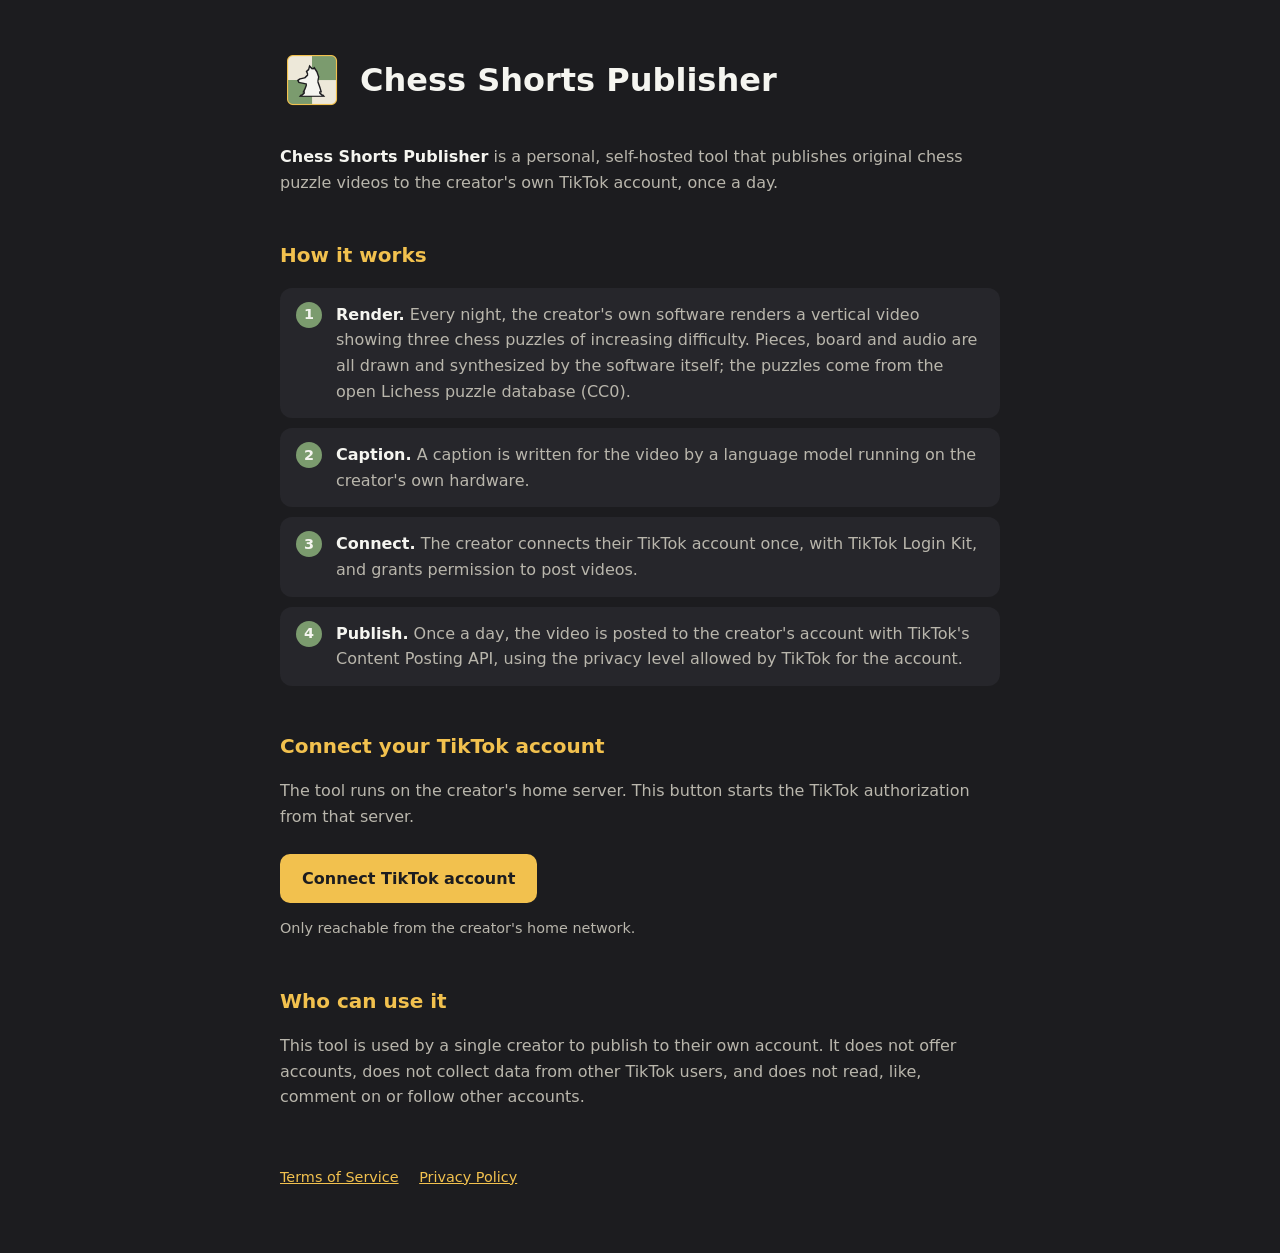
<file: index.html>
<!doctype html>
<html lang="en">
<head>
  <meta charset="utf-8">
  <meta name="viewport" content="width=device-width, initial-scale=1">
  <title>Chess Shorts Publisher</title>
  <link rel="icon" href="icon.png">
  <link rel="stylesheet" href="style.css">
</head>
<body>
<main>
  <header>
    <img src="icon.png" alt="Chess Shorts icon">
    <h1>Chess Shorts Publisher</h1>
  </header>

  <p><strong>Chess Shorts Publisher</strong> is a personal, self-hosted tool that
  publishes original chess puzzle videos to the creator's own TikTok account,
  once a day.</p>

  <h2>How it works</h2>
  <ol class="steps">
    <li><strong>Render.</strong> Every night, the creator's own software renders a
    vertical video showing three chess puzzles of increasing difficulty. Pieces,
    board and audio are all drawn and synthesized by the software itself; the
    puzzles come from the open Lichess puzzle database (CC0).</li>
    <li><strong>Caption.</strong> A caption is written for the video by a language
    model running on the creator's own hardware.</li>
    <li><strong>Connect.</strong> The creator connects their TikTok account once,
    with TikTok Login Kit, and grants permission to post videos.</li>
    <li><strong>Publish.</strong> Once a day, the video is posted to the creator's
    account with TikTok's Content Posting API, using the privacy level allowed by
    TikTok for the account.</li>
  </ol>

  <h2>Connect your TikTok account</h2>
  <p>The tool runs on the creator's home server. This button starts the TikTok
  authorization from that server.</p>
  <a class="button" href="http://192.168.1.14:5678/webhook/tiktok-connect">Connect TikTok account</a>
  <p class="note">Only reachable from the creator's home network.</p>

  <h2>Who can use it</h2>
  <p>This tool is used by a single creator to publish to their own account. It
  does not offer accounts, does not collect data from other TikTok users, and
  does not read, like, comment on or follow other accounts.</p>

  <footer>
    <a href="terms.html">Terms of Service</a>
    <a href="privacy.html">Privacy Policy</a>
  </footer>
</main>
</body>
</html>
</file>
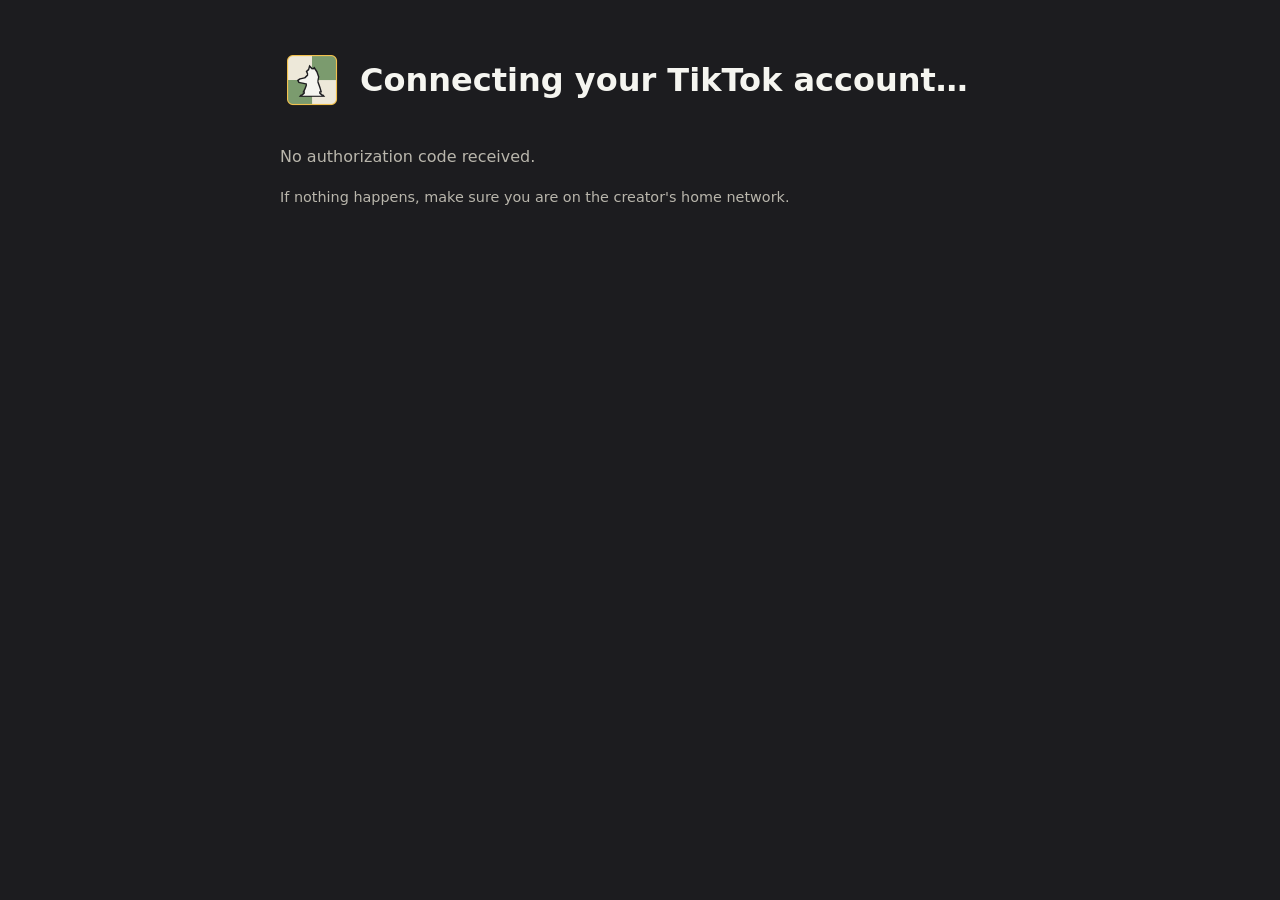
<file: callback.html>
<!doctype html>
<html lang="en">
<head>
  <meta charset="utf-8">
  <meta name="viewport" content="width=device-width, initial-scale=1">
  <title>Connecting… — Chess Shorts Publisher</title>
  <link rel="icon" href="icon.png">
  <link rel="stylesheet" href="style.css">
</head>
<body>
<main>
  <header>
    <img src="icon.png" alt="Chess Shorts icon">
    <h1>Connecting your TikTok account…</h1>
  </header>
  <p id="message">Handing the authorization over to the creator's home server.</p>
  <p class="note">If nothing happens, make sure you are on the creator's home network.</p>
</main>
<script>
  // TikTok redirige ici (seule adresse HTTPS publique enregistrée), avec
  // ?code=…&state=… ou ?error=…. On passe ces paramètres tels quels au serveur
  // de la maison, qui échange le code contre un jeton : le secret de l'app n'est
  // jamais dans cette page. Le code seul est à usage unique et inutilisable sans
  // ce secret.
  const params = new URLSearchParams(location.search);
  if (params.has("error")) {
    document.querySelector("h1").textContent = "Authorization was not granted";
    document.getElementById("message").textContent =
      params.get("error_description") || params.get("error");
  } else if (params.has("code") && params.has("state")) {
    location.replace("http://192.168.1.14:5678/webhook/tiktok-callback" + location.search);
  } else {
    document.getElementById("message").textContent = "No authorization code received.";
  }
</script>
</body>
</html>
</file>
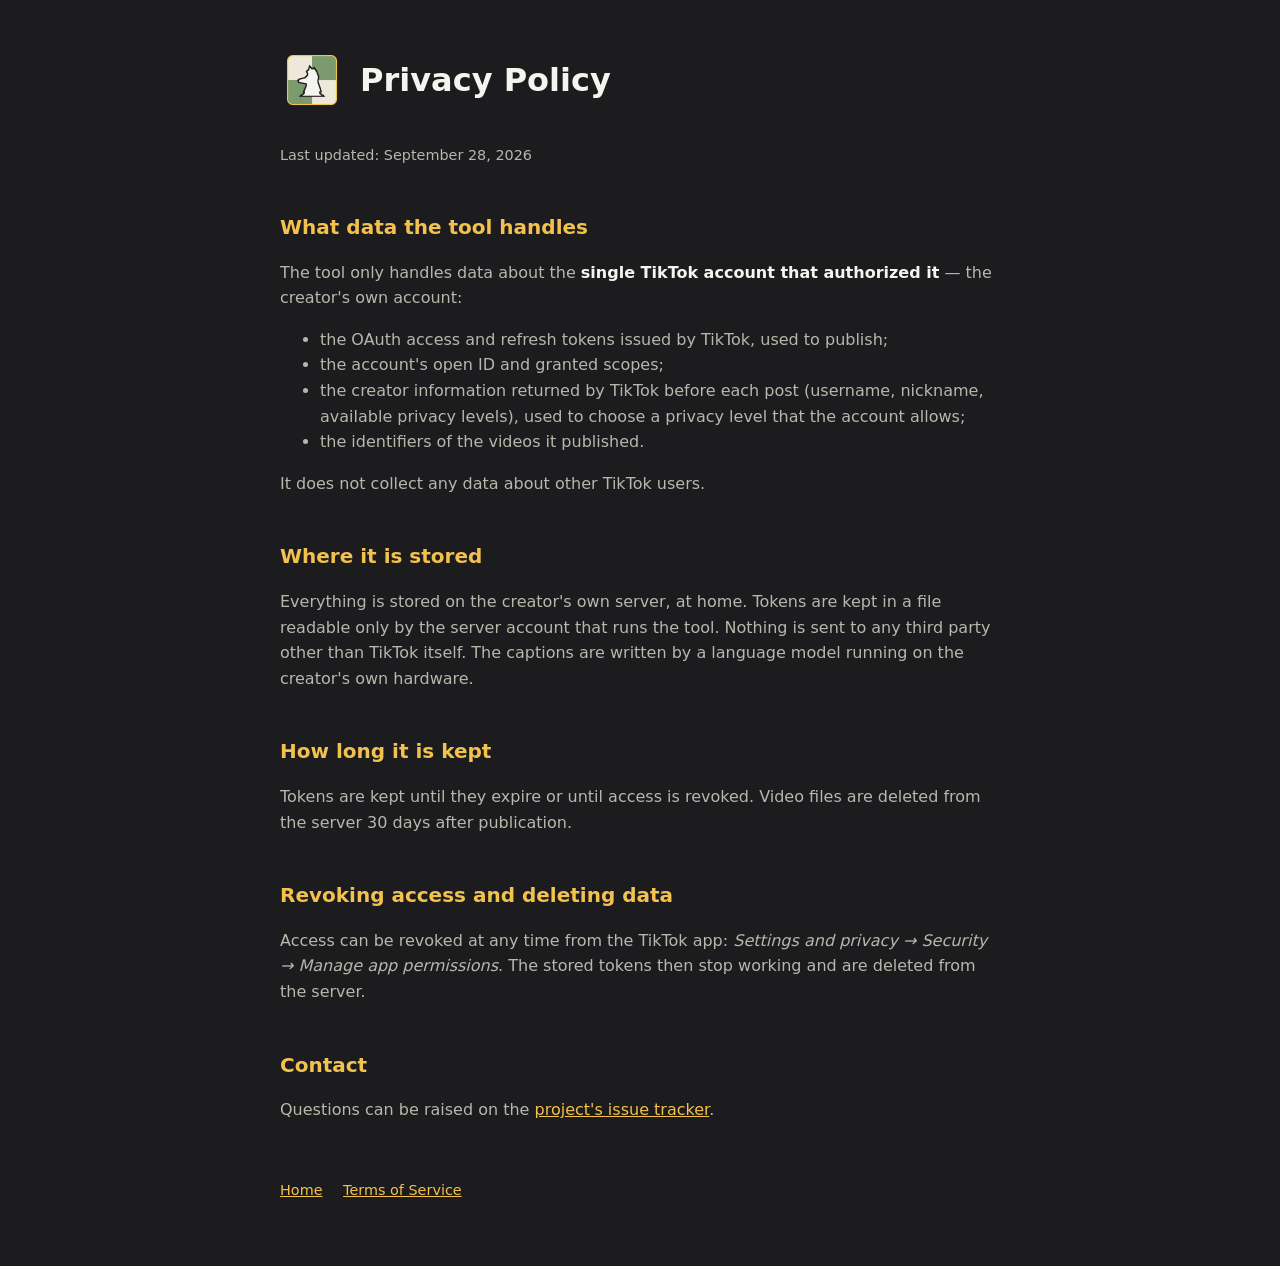
<file: privacy.html>
<!doctype html>
<html lang="en">
<head>
  <meta charset="utf-8">
  <meta name="viewport" content="width=device-width, initial-scale=1">
  <title>Privacy Policy — Chess Shorts Publisher</title>
  <link rel="icon" href="icon.png">
  <link rel="stylesheet" href="style.css">
</head>
<body>
<main>
  <header>
    <img src="icon.png" alt="Chess Shorts icon">
    <h1>Privacy Policy</h1>
  </header>
  <p class="note">Last updated: September 28, 2026</p>

  <h2>What data the tool handles</h2>
  <p>The tool only handles data about the <strong>single TikTok account that
  authorized it</strong> — the creator's own account:</p>
  <ul>
    <li>the OAuth access and refresh tokens issued by TikTok, used to publish;</li>
    <li>the account's open ID and granted scopes;</li>
    <li>the creator information returned by TikTok before each post (username,
    nickname, available privacy levels), used to choose a privacy level that the
    account allows;</li>
    <li>the identifiers of the videos it published.</li>
  </ul>
  <p>It does not collect any data about other TikTok users.</p>

  <h2>Where it is stored</h2>
  <p>Everything is stored on the creator's own server, at home. Tokens are kept in
  a file readable only by the server account that runs the tool. Nothing is sent
  to any third party other than TikTok itself. The captions are written by a
  language model running on the creator's own hardware.</p>

  <h2>How long it is kept</h2>
  <p>Tokens are kept until they expire or until access is revoked. Video files are
  deleted from the server 30 days after publication.</p>

  <h2>Revoking access and deleting data</h2>
  <p>Access can be revoked at any time from the TikTok app: <em>Settings and
  privacy → Security → Manage app permissions</em>. The stored tokens then stop
  working and are deleted from the server.</p>

  <h2>Contact</h2>
  <p>Questions can be raised on the
  <a href="https://github.com/Tinshea/chess-shorts-site/issues">project's issue tracker</a>.</p>

  <footer>
    <a href="index.html">Home</a>
    <a href="terms.html">Terms of Service</a>
  </footer>
</main>
</body>
</html>
</file>
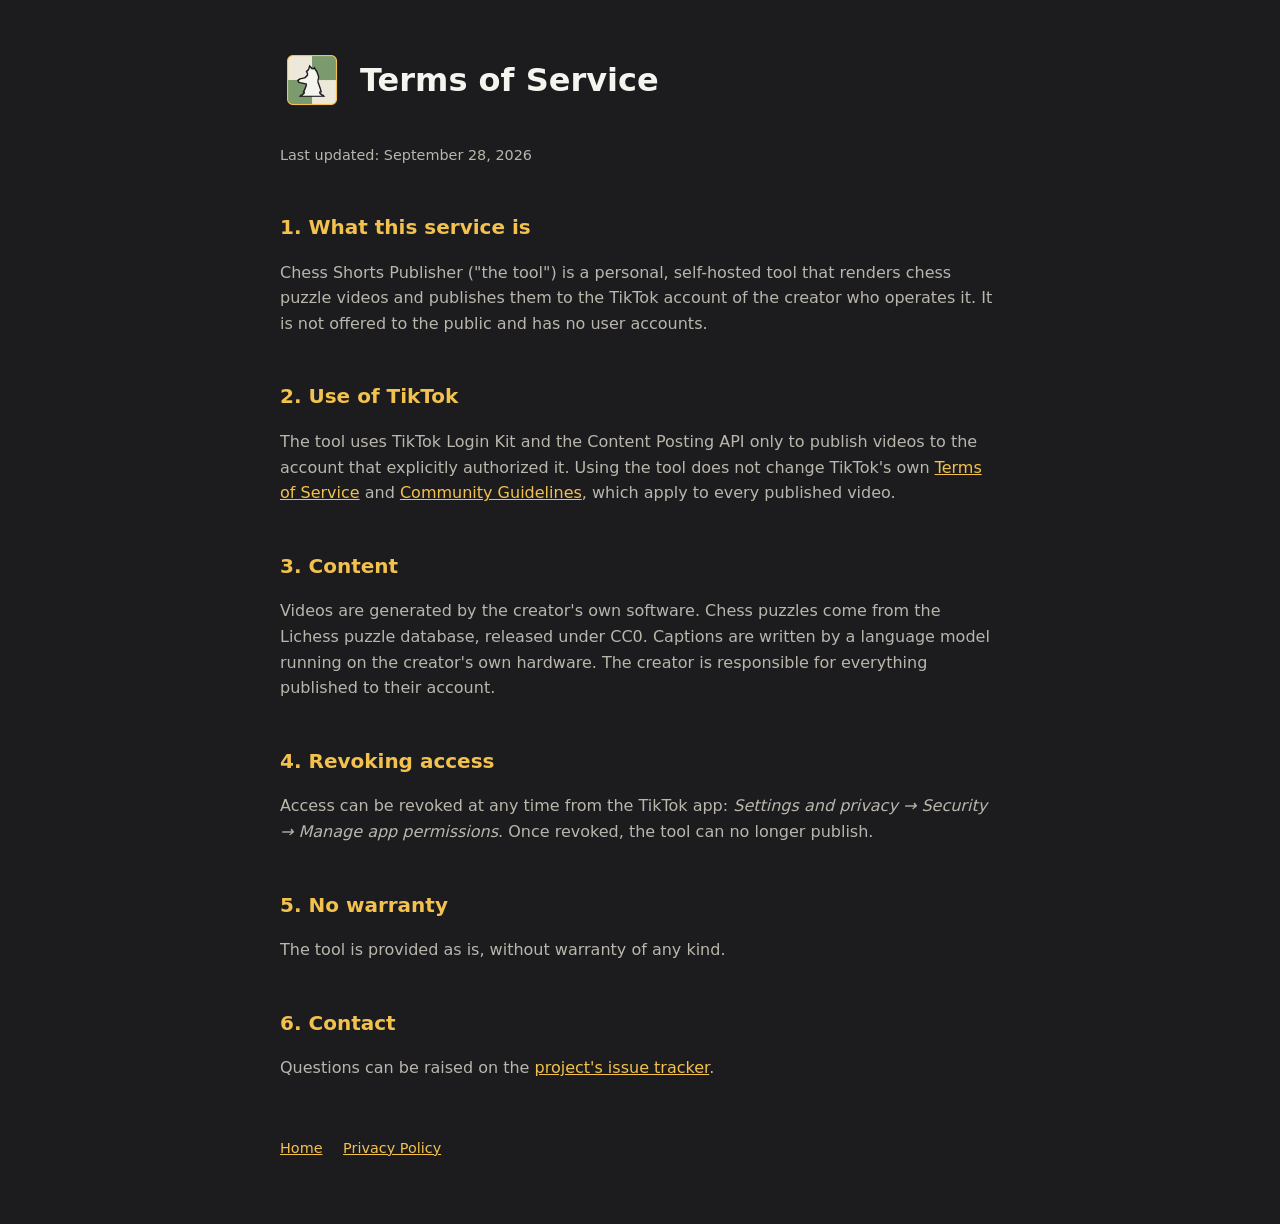
<file: terms.html>
<!doctype html>
<html lang="en">
<head>
  <meta charset="utf-8">
  <meta name="viewport" content="width=device-width, initial-scale=1">
  <title>Terms of Service — Chess Shorts Publisher</title>
  <link rel="icon" href="icon.png">
  <link rel="stylesheet" href="style.css">
</head>
<body>
<main>
  <header>
    <img src="icon.png" alt="Chess Shorts icon">
    <h1>Terms of Service</h1>
  </header>
  <p class="note">Last updated: September 28, 2026</p>

  <h2>1. What this service is</h2>
  <p>Chess Shorts Publisher ("the tool") is a personal, self-hosted tool that
  renders chess puzzle videos and publishes them to the TikTok account of the
  creator who operates it. It is not offered to the public and has no user
  accounts.</p>

  <h2>2. Use of TikTok</h2>
  <p>The tool uses TikTok Login Kit and the Content Posting API only to publish
  videos to the account that explicitly authorized it. Using the tool does not
  change TikTok's own <a href="https://www.tiktok.com/legal/terms-of-service">Terms
  of Service</a> and <a href="https://www.tiktok.com/community-guidelines">Community
  Guidelines</a>, which apply to every published video.</p>

  <h2>3. Content</h2>
  <p>Videos are generated by the creator's own software. Chess puzzles come from
  the Lichess puzzle database, released under CC0. Captions are written by a
  language model running on the creator's own hardware. The creator is
  responsible for everything published to their account.</p>

  <h2>4. Revoking access</h2>
  <p>Access can be revoked at any time from the TikTok app: <em>Settings and
  privacy → Security → Manage app permissions</em>. Once revoked, the tool can no
  longer publish.</p>

  <h2>5. No warranty</h2>
  <p>The tool is provided as is, without warranty of any kind.</p>

  <h2>6. Contact</h2>
  <p>Questions can be raised on the
  <a href="https://github.com/Tinshea/chess-shorts-site/issues">project's issue tracker</a>.</p>

  <footer>
    <a href="index.html">Home</a>
    <a href="privacy.html">Privacy Policy</a>
  </footer>
</main>
</body>
</html>
</file>
<file: style.css>
:root {
  --bg: #1C1C1F;
  --panel: #26262B;
  --text: #F5F5F0;
  --muted: #B9B6AC;
  --accent: #F2C14E;
  --board: #7B9B6E;
  color-scheme: dark;
}
* { box-sizing: border-box; }
body {
  margin: 0;
  background: var(--bg);
  color: var(--text);
  font: 16px/1.6 system-ui, -apple-system, "Segoe UI", Roboto, sans-serif;
}
main { max-width: 760px; margin: 0 auto; padding: 48px 20px 64px; }
header { display: flex; align-items: center; gap: 16px; margin-bottom: 32px; }
header img { width: 64px; height: 64px; border-radius: 14px; }
h1 { font-size: 2rem; margin: 0; line-height: 1.2; }
h2 { font-size: 1.25rem; margin-top: 2.2em; color: var(--accent); }
p, li { color: var(--muted); }
strong { color: var(--text); }
a { color: var(--accent); }
.steps { counter-reset: step; list-style: none; padding: 0; }
.steps li {
  counter-increment: step;
  background: var(--panel);
  border-radius: 12px;
  padding: 14px 16px 14px 56px;
  margin: 10px 0;
  position: relative;
}
.steps li::before {
  content: counter(step);
  position: absolute; left: 16px; top: 14px;
  width: 26px; height: 26px; border-radius: 50%;
  background: var(--board); color: var(--text);
  display: grid; place-items: center; font-weight: 700; font-size: .9rem;
}
.button {
  display: inline-block;
  background: var(--accent);
  color: var(--bg);
  font-weight: 700;
  text-decoration: none;
  padding: 12px 22px;
  border-radius: 10px;
  margin-top: 8px;
}
.note { font-size: .9rem; }
footer { margin-top: 56px; font-size: .9rem; color: var(--muted); }
footer a { margin-right: 16px; }
</file>
